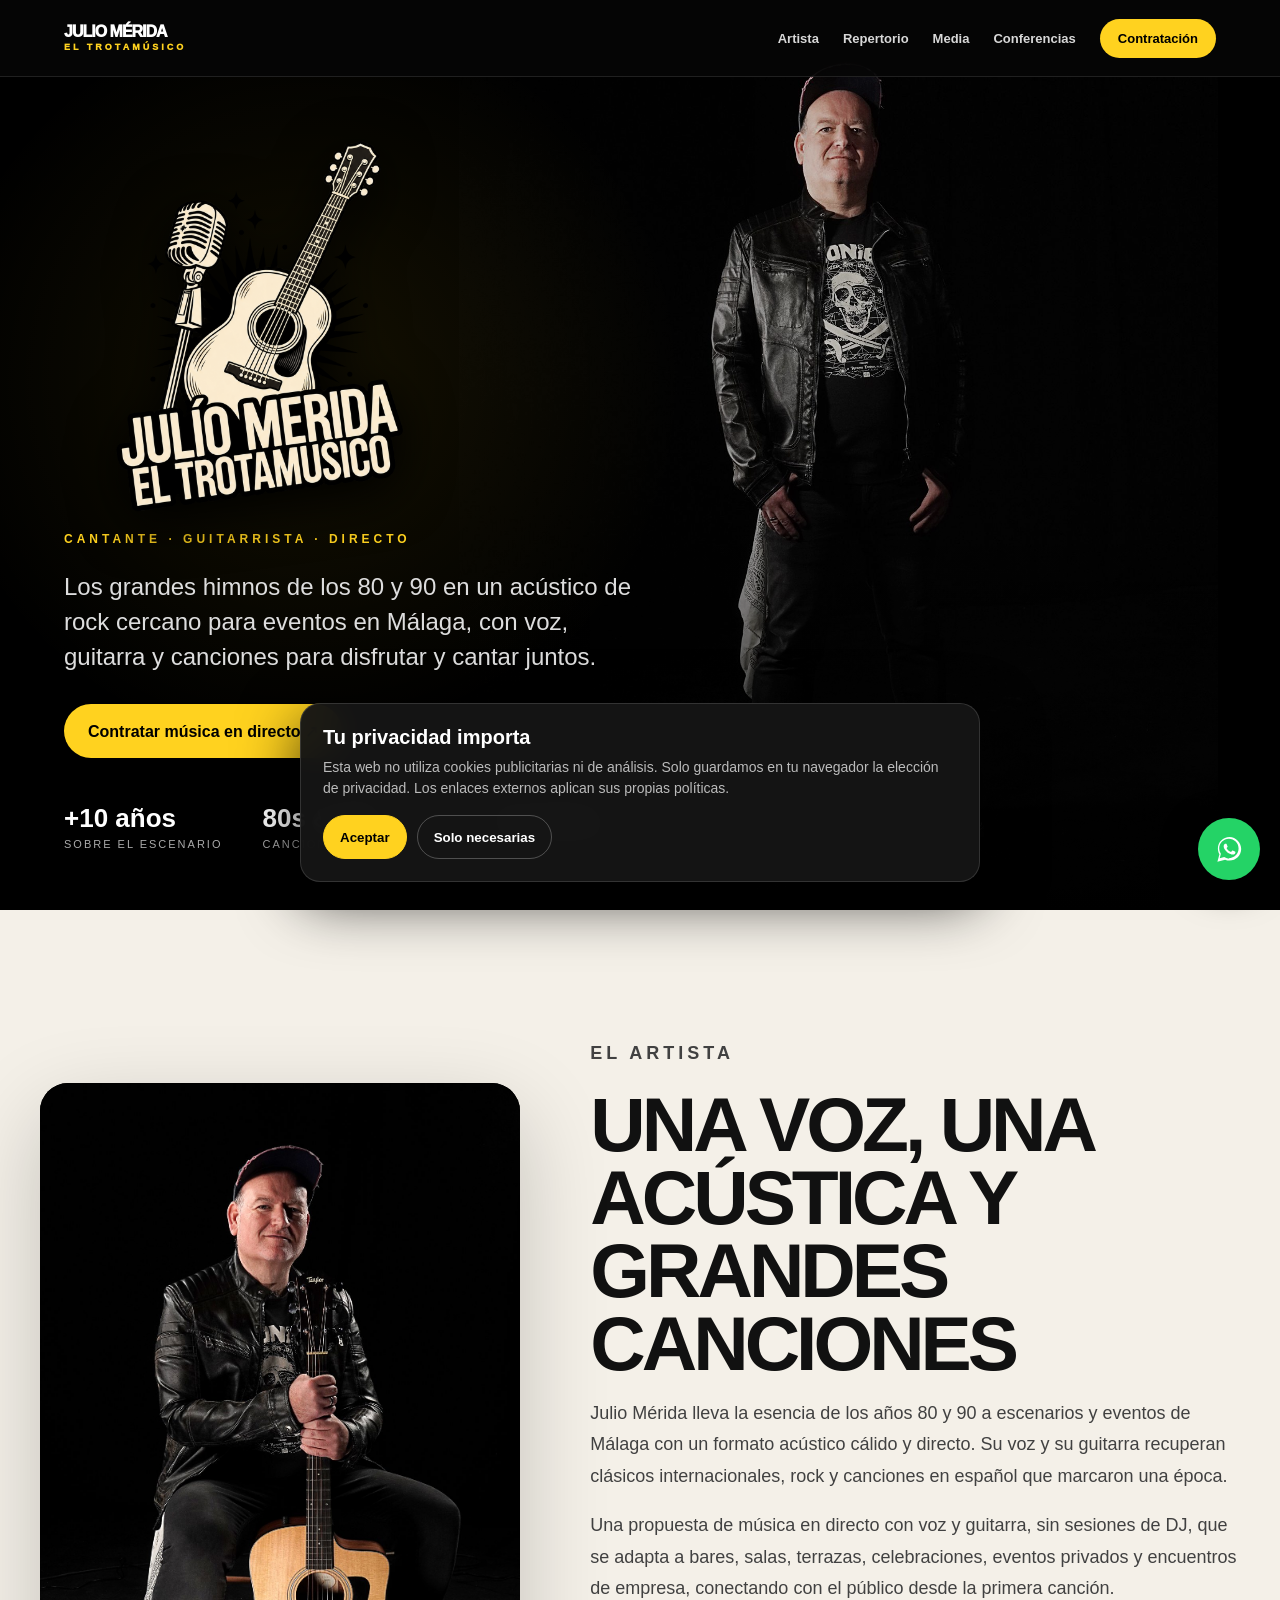
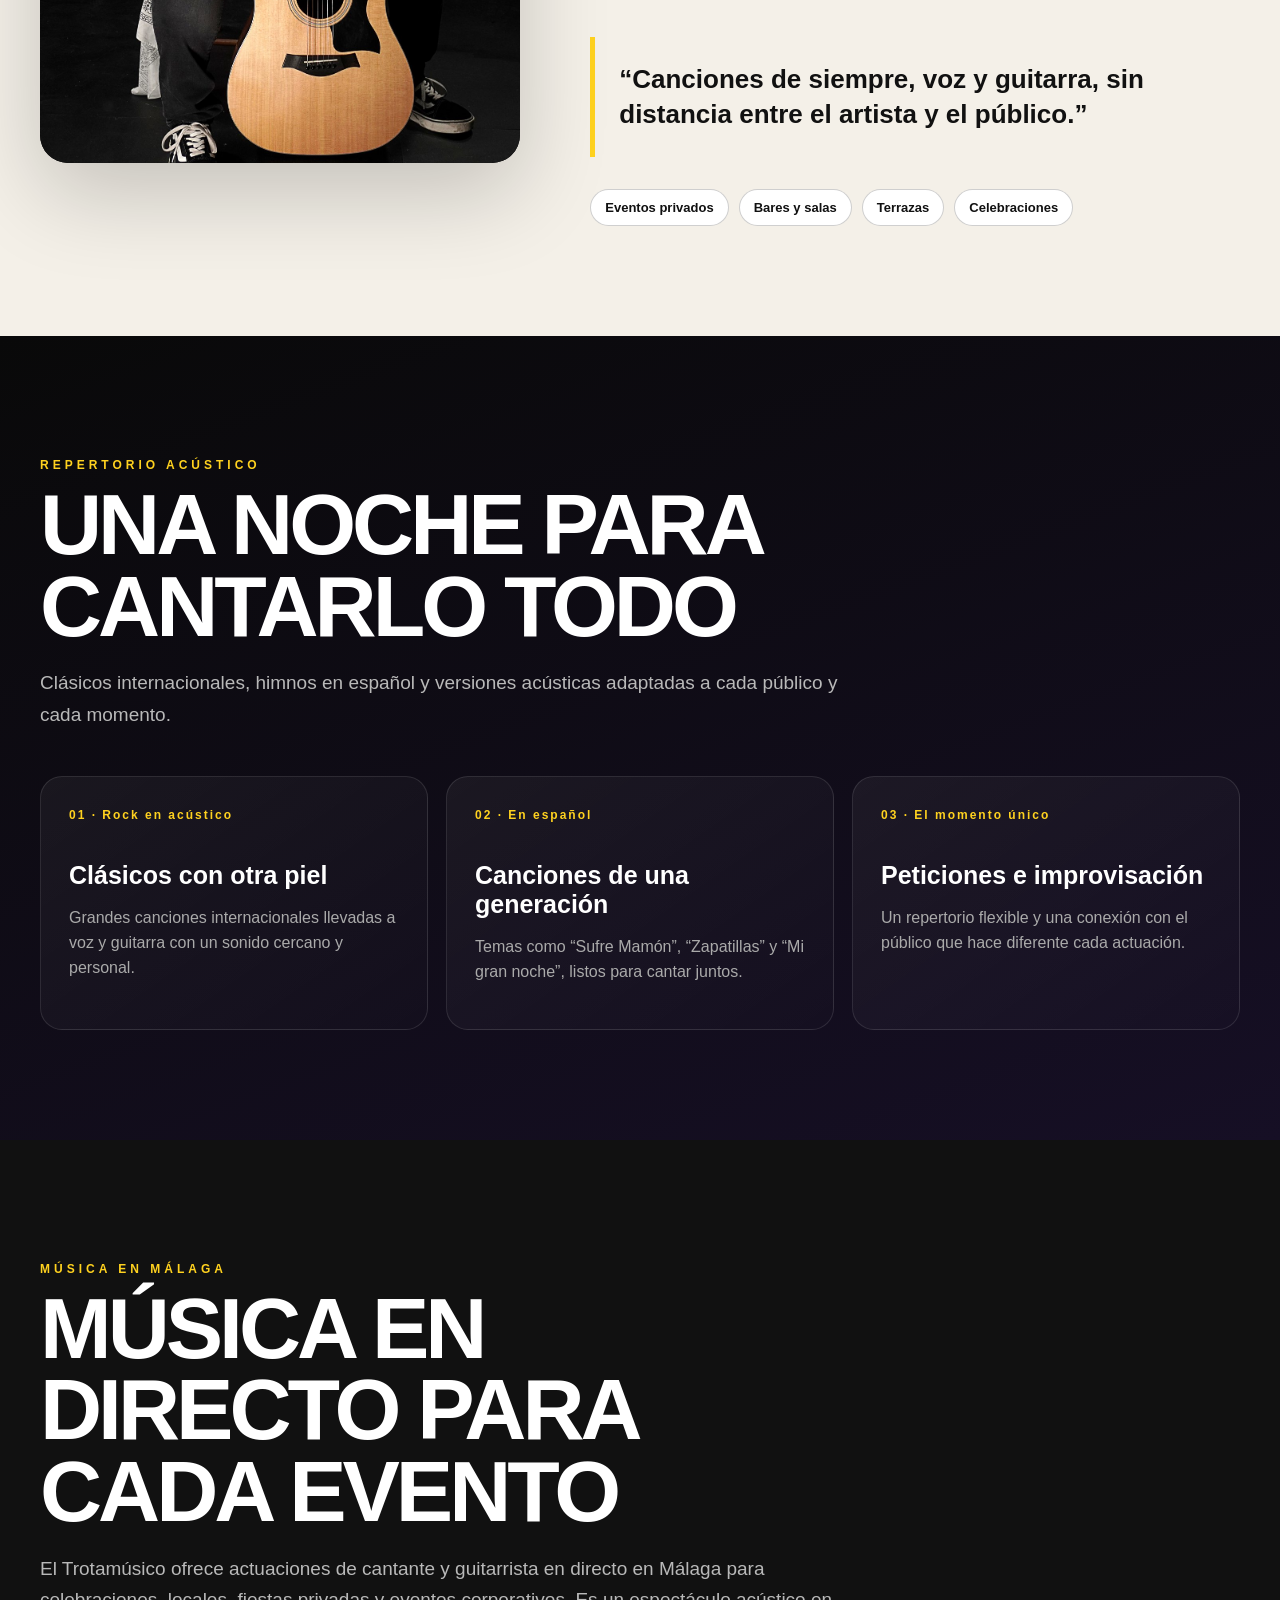
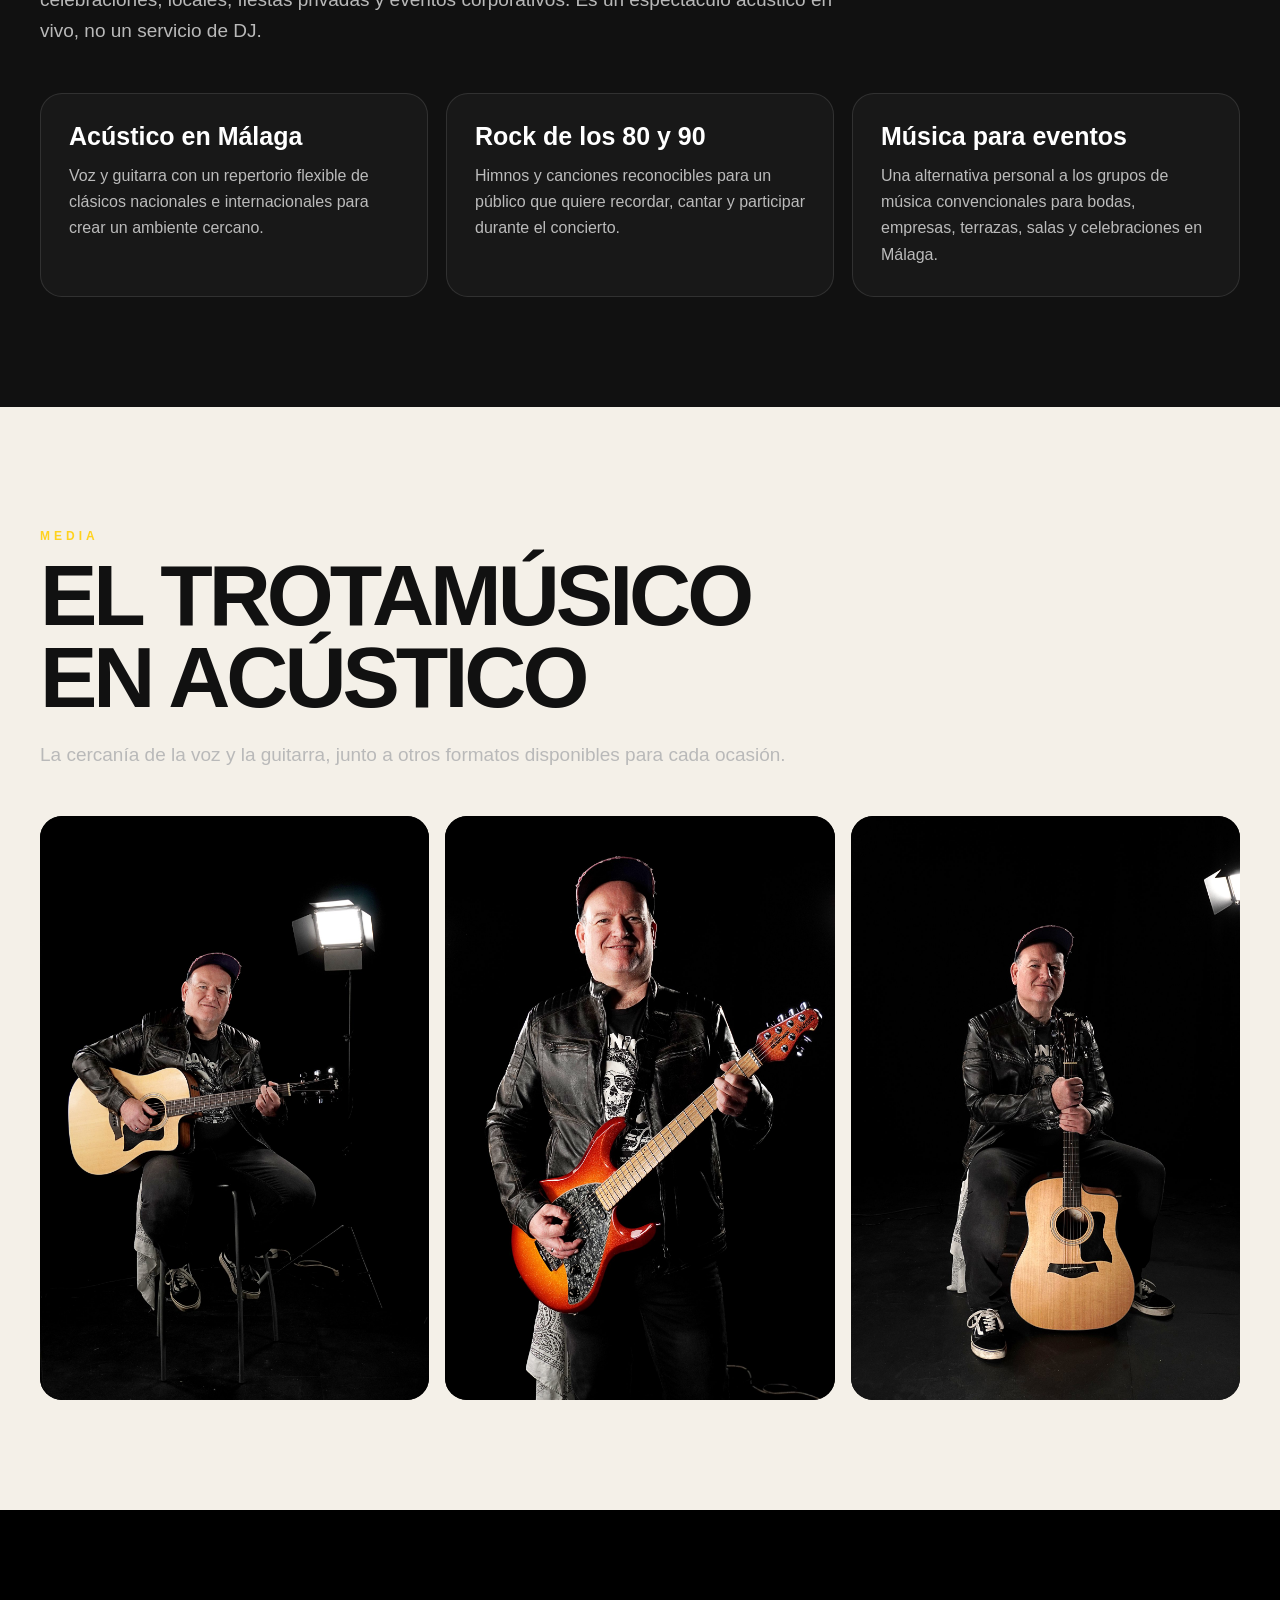
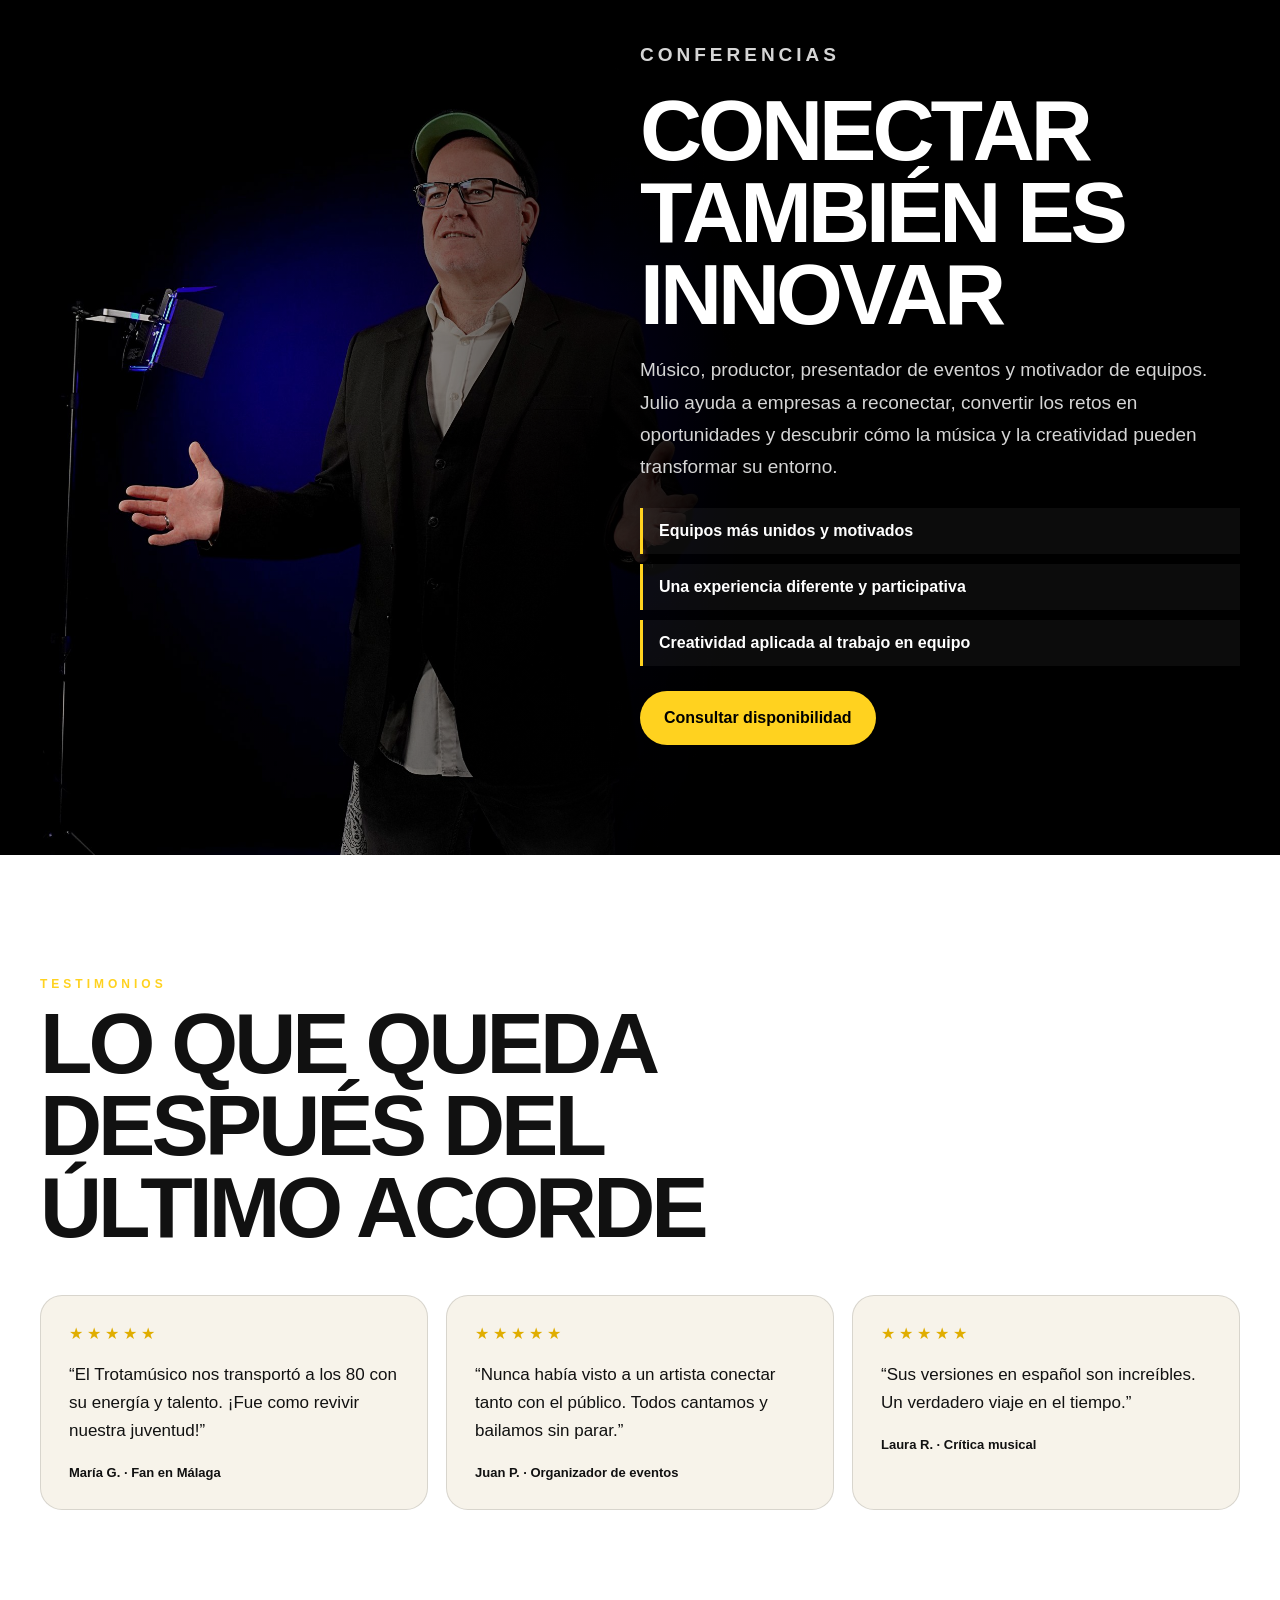
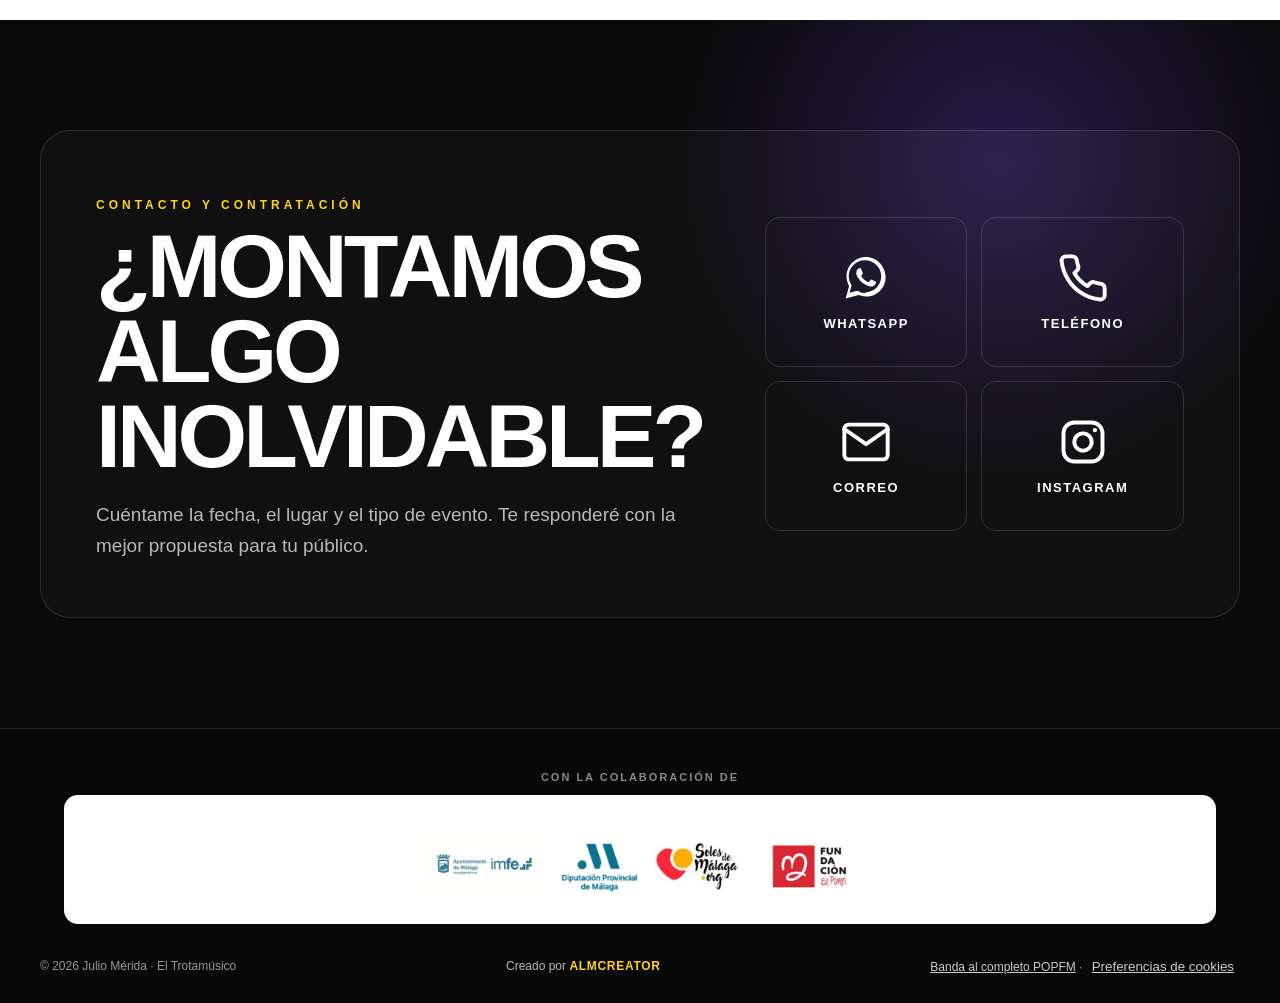
<file: index.html>
<!doctype html><html lang="es"><head><meta charset="utf-8"><meta name="viewport" content="width=device-width,initial-scale=1"><meta name="theme-color" content="#080808"><title>Música en directo y acústico en Málaga | El Trotamúsico</title><link rel="canonical" href="https://juliomerida.es/"><meta name="description" content="Música en directo para eventos en Málaga con Julio Mérida, cantante y guitarrista. Rock acústico, clásicos de los 80 y 90, celebraciones y empresas."><meta name="keywords" content="música en directo Málaga, grupos de música Málaga, música para eventos Málaga, acústico Málaga, rock Málaga, cantante Málaga, guitarrista Málaga, conciertos Málaga, eventos de empresa Málaga, música años 80 y 90"><meta name="author" content="Julio Mérida"><meta name="robots" content="index,follow,max-image-preview:large,max-snippet:-1,max-video-preview:-1"><meta name="geo.region" content="ES-MA"><meta name="geo.placename" content="Málaga"><meta property="og:locale" content="es_ES"><meta property="og:type" content="website"><meta property="og:site_name" content="El Trotamúsico"><meta property="og:url" content="https://juliomerida.es/"><meta property="og:image" content="https://juliomerida.es/assets/media-1.jpg"><meta property="og:image:alt" content="Julio Mérida, cantante y guitarrista en Málaga"><meta property="og:title" content="Música en directo y acústico en Málaga | El Trotamúsico"><meta property="og:description" content="Rock acústico, clásicos de los 80 y 90 y música en directo para eventos, celebraciones y empresas en Málaga."><meta name="twitter:card" content="summary_large_image"><meta name="twitter:title" content="El Trotamúsico | Música en directo en Málaga"><meta name="twitter:description" content="Acústico de rock y música para eventos en Málaga con Julio Mérida."><meta name="twitter:image" content="https://juliomerida.es/assets/media-1.jpg"><script type="application/ld+json">{"@context":"https://schema.org","@type":"Person","url":"https://juliomerida.es/","name":"Julio Mérida","alternateName":"El Trotamúsico","jobTitle":"Cantante y guitarrista de música en directo","hasOccupation":{"@type":"Occupation","name":"Cantante y guitarrista","occupationLocation":{"@type":"City","name":"Málaga"}},"disambiguatingDescription":"Julio Mérida es cantante y guitarrista de actuaciones musicales en directo; no es DJ ni ofrece sesiones de DJ.","description":"Cantante y guitarrista de música en directo y rock acústico para eventos en Málaga, con repertorio de clásicos de los años 80 y 90.","image":"https://juliomerida.es/assets/media-1.jpg","email":"hola@juliomerida.es","telephone":"+34600850620","address":{"@type":"PostalAddress","addressLocality":"Málaga","addressRegion":"Andalucía","addressCountry":"ES"},"areaServed":{"@type":"AdministrativeArea","name":"Málaga"},"sameAs":["https://www.instagram.com/julio.meridajimenez/"],"knowsAbout":["Música en directo","Rock acústico","Música de los años 80 y 90","Música para eventos","Conferencias para empresas"],"makesOffer":[{"@type":"Offer","itemOffered":{"@type":"Service","name":"Música acústica para eventos en Málaga","serviceType":"Actuación musical acústica en directo","areaServed":"Málaga"}},{"@type":"Offer","itemOffered":{"@type":"Service","name":"Rock en directo para celebraciones y empresas","serviceType":"Música en directo para eventos","areaServed":"Málaga"}}]}</script><link rel="icon" type="image/png" sizes="32x32" href="assets/favicon-32.png"><link rel="icon" type="image/png" sizes="192x192" href="assets/icon-192.png"><link rel="apple-touch-icon" sizes="180x180" href="assets/apple-touch-icon.png"><link rel="manifest" href="site.webmanifest"><link rel="stylesheet" href="modern.css"><link rel="stylesheet" href="modern-fixes.css?v=20261110-9"></head><body><a class="skip" href="#contenido">Saltar al contenido</a>
<header class="site-header"><div class="nav-wrap"><a class="brand" href="#inicio">Julio Mérida<small>El Trotamúsico</small></a><button class="menu-button" aria-label="Abrir menú" aria-expanded="false">☰</button><nav class="nav" aria-label="Navegación principal"><a href="#artista">Artista</a><a href="#repertorio">Repertorio</a><a href="#media">Media</a><a href="#conferencias">Conferencias</a><a class="nav-cta" href="https://wa.me/34600850620" target="_blank" rel="noopener noreferrer">Contratación</a></nav></div></header>
<main id="contenido"><section class="hero" id="inicio"><div class="hero-art" aria-hidden="true"></div><div class="hero-glow" aria-hidden="true"></div><div class="hero-content"><h1 class="sr-only">Música en directo y acústico de rock para eventos en Málaga</h1><img class="hero-logo" src="assets/logo-trotamusico-acustica.png" alt="Julio Mérida, El Trotamúsico, música en directo en Málaga"><p class="eyebrow">Cantante · Guitarrista · Directo</p><p class="lead">Los grandes himnos de los 80 y 90 en un acústico de rock cercano para eventos en Málaga, con voz, guitarra y canciones para disfrutar y cantar juntos.</p><div class="hero-actions"><a class="button button-primary" href="https://wa.me/34600850620" target="_blank" rel="noopener noreferrer">Contratar música en directo ↗</a></div><div class="hero-stats"><div class="hero-stat"><strong>+10 años</strong><span>sobre el escenario</span></div><div class="hero-stat"><strong>80s & 90s</strong><span>canciones inolvidables</span></div><div class="hero-stat"><strong>Acústico</strong><span>voz y guitarra</span></div></div></div></section>
<section class="section about" id="artista"><div class="shell about-grid"><div class="portrait-window reveal"><img src="assets/julio-portada-acustica.jpg" alt="Julio Mérida tocando la guitarra acústica en Málaga" loading="lazy"></div><div class="about-copy reveal"><p class="eyebrow">El artista</p><h2>Una voz, una acústica y grandes canciones</h2><p>Julio Mérida lleva la esencia de los años 80 y 90 a escenarios y eventos de Málaga con un formato acústico cálido y directo. Su voz y su guitarra recuperan clásicos internacionales, rock y canciones en español que marcaron una época.</p><p>Una propuesta de música en directo con voz y guitarra, sin sesiones de DJ, que se adapta a bares, salas, terrazas, celebraciones, eventos privados y encuentros de empresa, conectando con el público desde la primera canción.</p><blockquote class="quote">“Canciones de siempre, voz y guitarra, sin distancia entre el artista y el público.”</blockquote><div class="chips"><span class="chip">Eventos privados</span><span class="chip">Bares y salas</span><span class="chip">Terrazas</span><span class="chip">Celebraciones</span></div></div></div></section>
<section class="section highlights" id="repertorio"><div class="shell"><div class="section-head reveal"><p class="eyebrow">Repertorio acústico</p><h2>Una noche para cantarlo todo</h2><p class="section-intro">Clásicos internacionales, himnos en español y versiones acústicas adaptadas a cada público y cada momento.</p></div><div class="track-grid"><article class="track reveal"><span class="track-number">01 · Rock en acústico</span><h3>Clásicos con otra piel</h3><p>Grandes canciones internacionales llevadas a voz y guitarra con un sonido cercano y personal.</p></article><article class="track reveal"><span class="track-number">02 · En español</span><h3>Canciones de una generación</h3><p>Temas como “Sufre Mamón”, “Zapatillas” y “Mi gran noche”, listos para cantar juntos.</p></article><article class="track reveal"><span class="track-number">03 · El momento único</span><h3>Peticiones e improvisación</h3><p>Un repertorio flexible y una conexión con el público que hace diferente cada actuación.</p></article></div></div></section>
<section class="section local-music" aria-labelledby="musica-malaga"><div class="shell"><div class="section-head reveal"><p class="eyebrow">Música en Málaga</p><h2 id="musica-malaga">Música en directo para cada evento</h2><p class="section-intro">El Trotamúsico ofrece actuaciones de cantante y guitarrista en directo en Málaga para celebraciones, locales, fiestas privadas y eventos corporativos. Es un espectáculo acústico en vivo, no un servicio de DJ.</p></div><div class="local-grid"><article class="local-card reveal"><h3>Acústico en Málaga</h3><p>Voz y guitarra con un repertorio flexible de clásicos nacionales e internacionales para crear un ambiente cercano.</p></article><article class="local-card reveal"><h3>Rock de los 80 y 90</h3><p>Himnos y canciones reconocibles para un público que quiere recordar, cantar y participar durante el concierto.</p></article><article class="local-card reveal"><h3>Música para eventos</h3><p>Una alternativa personal a los grupos de música convencionales para bodas, empresas, terrazas, salas y celebraciones en Málaga.</p></article></div></div></section>
<section class="section gallery" id="media"><div class="shell"><div class="section-head reveal"><p class="eyebrow">Media</p><h2>El Trotamúsico en acústico</h2><p class="section-intro">La cercanía de la voz y la guitarra, junto a otros formatos disponibles para cada ocasión.</p></div><div class="gallery-grid reveal"><figure class="gallery-card"><img data-media-slot="1" src="assets/media-1.jpg" alt="Julio Mérida tocando la guitarra acústica" loading="lazy"></figure><figure class="gallery-card"><img data-media-slot="2" src="assets/media-2.jpg" alt="Retrato de Julio Mérida con guitarra eléctrica" loading="lazy"></figure><figure class="gallery-card"><img data-media-slot="3" src="assets/media-3.jpg" alt="Julio Mérida posando con guitarra acústica" loading="lazy"></figure></div></div></section>
<section class="section conference" id="conferencias"><div class="conference-image" aria-hidden="true"></div><div class="shell"><div class="conference-content reveal"><p class="eyebrow">Conferencias</p><h2>Conectar también es innovar</h2><p>Músico, productor, presentador de eventos y motivador de equipos. Julio ayuda a empresas a reconectar, convertir los retos en oportunidades y descubrir cómo la música y la creatividad pueden transformar su entorno.</p><div class="benefits"><div class="benefit">Equipos más unidos y motivados</div><div class="benefit">Una experiencia diferente y participativa</div><div class="benefit">Creatividad aplicada al trabajo en equipo</div></div><a class="button button-primary" href="https://wa.me/34600850620" target="_blank" rel="noopener noreferrer">Consultar disponibilidad</a></div></div></section>
<section class="section testimonials"><div class="shell"><div class="section-head reveal"><p class="eyebrow">Testimonios</p><h2>Lo que queda después del último acorde</h2></div><div class="testimonial-grid"><article class="testimonial reveal"><div class="stars">★★★★★</div><blockquote>“El Trotamúsico nos transportó a los 80 con su energía y talento. ¡Fue como revivir nuestra juventud!”</blockquote><cite>María G. · Fan en Málaga</cite></article><article class="testimonial reveal"><div class="stars">★★★★★</div><blockquote>“Nunca había visto a un artista conectar tanto con el público. Todos cantamos y bailamos sin parar.”</blockquote><cite>Juan P. · Organizador de eventos</cite></article><article class="testimonial reveal"><div class="stars">★★★★★</div><blockquote>“Sus versiones en español son increíbles. Un verdadero viaje en el tiempo.”</blockquote><cite>Laura R. · Crítica musical</cite></article></div></div></section>
<section class="section contact" id="contacto"><div class="shell"><div class="contact-card reveal"><div><p class="eyebrow">Contacto y contratación</p><h2>¿Montamos algo inolvidable?</h2><p class="section-intro">Cuéntame la fecha, el lugar y el tipo de evento. Te responderé con la mejor propuesta para tu público.</p></div><div class="contact-links contact-icons"><a class="contact-link contact-icon contact-whatsapp" href="https://wa.me/34600850620" aria-label="Contactar por WhatsApp" target="_blank" rel="noopener noreferrer"><svg viewBox="0 0 32 32" aria-hidden="true"><path d="M16.04 3C9.41 3 4.02 8.35 4.02 14.94c0 2.1.55 4.16 1.59 5.96L3.5 28.6l7.92-2.07a12.08 12.08 0 0 0 4.62.92h.01c6.62 0 12.01-5.36 12.01-11.95C28.06 8.89 22.67 3 16.04 3Zm0 22.43h-.01a9.96 9.96 0 0 1-5.08-1.38l-.36-.21-4.7 1.23 1.25-4.56-.24-.37a9.9 9.9 0 0 1-1.53-5.2c0-5.47 4.48-9.92 10-9.92 5.51 0 10 4.45 10 9.92 0 5.48-4.49 9.93-10 9.93Zm5.48-7.44c-.3-.15-1.78-.87-2.06-.97-.27-.1-.47-.15-.67.15-.2.3-.77.97-.94 1.17-.17.2-.35.22-.65.07-.3-.15-1.26-.46-2.4-1.47a8.92 8.92 0 0 1-1.66-2.05c-.17-.3-.02-.46.13-.61.14-.13.3-.35.45-.52.15-.17.2-.3.3-.5.1-.2.05-.37-.02-.52-.08-.15-.67-1.61-.92-2.2-.24-.58-.49-.5-.67-.51h-.57c-.2 0-.52.07-.8.37-.27.3-1.04 1.02-1.04 2.48s1.07 2.87 1.22 3.07c.15.2 2.1 3.19 5.08 4.47.71.3 1.27.49 1.7.63.71.22 1.36.19 1.87.12.57-.08 1.78-.72 2.03-1.42.25-.7.25-1.3.17-1.42-.07-.12-.27-.2-.57-.35Z"/></svg><span>WhatsApp</span></a><a class="contact-link contact-icon" href="tel:+34600850620" aria-label="Llamar al 600 85 06 20"><svg viewBox="0 0 24 24" aria-hidden="true"><path d="M22 16.92v3a2 2 0 0 1-2.18 2 19.79 19.79 0 0 1-8.63-3.07 19.5 19.5 0 0 1-6-6A19.79 19.79 0 0 1 2.12 4.18 2 2 0 0 1 4.11 2h3a2 2 0 0 1 2 1.72c.12.9.33 1.78.62 2.63a2 2 0 0 1-.45 2.11L8 9.73a16 16 0 0 0 6 6l1.27-1.27a2 2 0 0 1 2.11-.45c.85.29 1.73.5 2.63.62A2 2 0 0 1 22 16.92Z"/></svg><span>Teléfono</span></a><a class="contact-link contact-icon" href="mailto:hola@juliomerida.es" aria-label="Enviar correo a hola@juliomerida.es"><svg viewBox="0 0 24 24" aria-hidden="true"><path d="M4 4h16a2 2 0 0 1 2 2v12a2 2 0 0 1-2 2H4a2 2 0 0 1-2-2V6a2 2 0 0 1 2-2Z"/><path d="m22 6-10 7L2 6"/></svg><span>Correo</span></a><a class="contact-link contact-icon contact-instagram" href="https://www.instagram.com/julio.meridajimenez/" aria-label="Visitar Instagram de Julio Mérida" target="_blank" rel="noopener noreferrer"><svg viewBox="0 0 24 24" aria-hidden="true"><rect x="3" y="3" width="18" height="18" rx="5"/><circle cx="12" cy="12" r="4"/><circle cx="17.5" cy="6.5" r="1" class="icon-fill"/></svg><span>Instagram</span></a></div></div></div></section></main>
<footer class="footer"><div class="footer-sponsors"><p>Con la colaboración de</p><div class="sponsor-strip"><img src="assets/footer-colaboradores.png" alt="Ayuntamiento de Málaga, IMFE, Diputación Provincial de Málaga, Sabor a Málaga y Fundación El Pimpi"></div></div><div class="footer-inner"><span>© <span id="year"></span> Julio Mérida · El Trotamúsico</span><span class="footer-credit">Creado por <strong>ALMCREATOR</strong></span><span><a href="http://popfm.band/" target="_blank" rel="noopener noreferrer">Banda al completo POPFM</a> · <button class="privacy-button">Preferencias de cookies</button></span></div></footer><a class="whatsapp-float" href="https://wa.me/34600850620" aria-label="Hablar por WhatsApp" target="_blank" rel="noopener noreferrer"><svg viewBox="0 0 32 32" aria-hidden="true"><path fill="currentColor" d="M16.04 3C9.41 3 4.02 8.35 4.02 14.94c0 2.1.55 4.16 1.59 5.96L3.5 28.6l7.92-2.07a12.08 12.08 0 0 0 4.62.92h.01c6.62 0 12.01-5.36 12.01-11.95C28.06 8.89 22.67 3 16.04 3Zm0 22.43h-.01a9.96 9.96 0 0 1-5.08-1.38l-.36-.21-4.7 1.23 1.25-4.56-.24-.37a9.9 9.9 0 0 1-1.53-5.2c0-5.47 4.48-9.92 10-9.92 5.51 0 10 4.45 10 9.92 0 5.48-4.49 9.93-10 9.93Zm5.48-7.44c-.3-.15-1.78-.87-2.06-.97-.27-.1-.47-.15-.67.15-.2.3-.77.97-.94 1.17-.17.2-.35.22-.65.07-.3-.15-1.26-.46-2.4-1.47a8.92 8.92 0 0 1-1.66-2.05c-.17-.3-.02-.46.13-.61.14-.13.3-.35.45-.52.15-.17.2-.3.3-.5.1-.2.05-.37-.02-.52-.08-.15-.67-1.61-.92-2.2-.24-.58-.49-.5-.67-.51h-.57c-.2 0-.52.07-.8.37-.27.3-1.04 1.02-1.04 2.48s1.07 2.87 1.22 3.07c.15.2 2.1 3.19 5.08 4.47.71.3 1.27.49 1.7.63.71.22 1.36.19 1.87.12.57-.08 1.78-.72 2.03-1.42.25-.7.25-1.3.17-1.42-.07-.12-.27-.2-.57-.35Z"/></svg></a>
<aside class="cookie" id="cookies" hidden aria-label="Preferencias de cookies"><h2>Tu privacidad importa</h2><p>Esta web no utiliza cookies publicitarias ni de análisis. Solo guardamos en tu navegador la elección de privacidad. Los enlaces externos aplican sus propias políticas.</p><div class="cookie-actions"><button class="accept" data-choice="accepted">Aceptar</button><button data-choice="necessary">Solo necesarias</button></div></aside><script src="supabase-config.js"></script><script src="media-loader.js"></script><script src="modern.js?v=20261110-1"></script></body></html>
</file>
<file: modern.css>
:root{--ink:#080808;--paper:#f4f0e8;--yellow:#ffd21f;--pink:#ed1e79;--violet:#6b42d9;--green:#24d366;--muted:#a5a5a5;--max:1200px}*{box-sizing:border-box}html{scroll-behavior:smooth;scroll-padding-top:86px}body{margin:0;background:var(--ink);color:#fff;font-family:Inter,Arial,Helvetica,sans-serif;overflow-x:hidden}body.locked{overflow:hidden}a{color:inherit}.skip{position:fixed;top:-100px;left:12px;z-index:200;background:#fff;color:#000;padding:12px 18px}.skip:focus{top:12px}.site-header{position:fixed;inset:0 0 auto;z-index:80;background:#070707d9;border-bottom:1px solid #ffffff1c;backdrop-filter:blur(18px)}.nav-wrap{max-width:var(--max);height:76px;margin:auto;padding:0 24px;display:flex;align-items:center;gap:30px}.brand{text-decoration:none;font-weight:950;text-transform:uppercase;line-height:.82;letter-spacing:-1px}.brand small{display:block;color:var(--yellow);font-size:9px;letter-spacing:3px;margin-top:6px}.nav{display:flex;align-items:center;gap:24px;margin-left:auto}.nav a{text-decoration:none;color:#d8d8d8;font-size:13px;font-weight:750}.nav a:hover,.nav a:focus-visible{color:var(--yellow)}.nav-cta,.button{display:inline-flex;align-items:center;justify-content:center;gap:9px;border:0;border-radius:999px;text-decoration:none;font-weight:900;cursor:pointer}.nav-cta{padding:12px 18px;background:var(--yellow);color:#000!important}.menu-button{display:none;margin-left:auto;border:1px solid #ffffff55;border-radius:50%;width:45px;height:45px;background:none;color:#fff;font-size:20px}.hero{min-height:100svh;position:relative;isolation:isolate;display:grid;align-items:end;overflow:hidden;background:#000}.hero-art{position:absolute;inset:0;z-index:-2;background:url('assets/original-1.png') center/cover no-repeat}.hero-art:after{content:"";position:absolute;inset:0;background:linear-gradient(90deg,#000 0%,#0008 40%,#0000 66%),linear-gradient(0deg,#000 0%,#0000 43%)}.hero-glow{position:absolute;inset:0;z-index:-1;background:radial-gradient(circle at 55% 33%,#ec2b7038,transparent 30%),radial-gradient(circle at 76% 30%,#6b42d938,transparent 30%)}.hero-content{width:min(100%,var(--max));margin:auto;padding:160px 24px 70px}.eyebrow{color:var(--yellow);font-size:12px;letter-spacing:4px;font-weight:900;text-transform:uppercase}.hero h1{max-width:750px;margin:18px 0 16px;font-size:clamp(56px,8vw,118px);line-height:.84;letter-spacing:-6px;text-transform:uppercase}.hero h1 span{display:block;color:transparent;-webkit-text-stroke:2px white}.lead{max-width:570px;font-size:clamp(18px,2vw,24px);line-height:1.45;color:#ddd}.hero-actions{display:flex;flex-wrap:wrap;gap:12px;margin-top:30px}.button{min-height:54px;padding:0 24px}.button-primary{background:var(--yellow);color:#000}.button-secondary{border:1px solid #ffffff55;background:#0d0d0dbd;color:#fff}.hero-stats{display:flex;flex-wrap:wrap;gap:16px 40px;margin-top:45px}.hero-stat strong{display:block;font-size:26px}.hero-stat span{font-size:11px;color:#aaa;letter-spacing:2px;text-transform:uppercase}.section{padding:110px 24px}.shell{max-width:var(--max);margin:auto}.section-head{max-width:800px;margin-bottom:46px}.section-head .eyebrow{margin-bottom:12px}.section h2{margin:0;font-size:clamp(44px,7vw,86px);line-height:.95;letter-spacing:-4px;text-transform:uppercase}.section-intro{margin:20px 0 0;color:#b9b9b9;font-size:19px;line-height:1.65}.about{background:var(--paper);color:#111}.about-grid{display:grid;grid-template-columns:.85fr 1.15fr;gap:70px;align-items:center}.portrait-window{position:relative;height:680px;overflow:hidden;border-radius:28px;background:#000;box-shadow:0 30px 90px #0003}.portrait-window img{position:absolute;height:100%;width:auto;max-width:none;left:-4%;top:0}.portrait-window:after{content:"";position:absolute;inset:auto 18px 18px;background:#000;color:#fff;border-radius:14px;padding:17px 20px}.about-copy h2{font-size:clamp(45px,6vw,78px)}.about-copy p{font-size:18px;line-height:1.75;color:#414141}.quote{margin:32px 0;padding:25px 0 25px 24px;border-left:5px solid var(--yellow);font-size:26px;line-height:1.35;font-weight:900}.chips{display:flex;flex-wrap:wrap;gap:10px;margin-top:25px}.chip{padding:10px 14px;border:1px solid #1113;border-radius:999px;background:#fff;font-size:13px;font-weight:800}.highlights{background:linear-gradient(160deg,#090909,#160f25)}.track-grid{display:grid;grid-template-columns:repeat(3,1fr);gap:18px}.track{min-height:230px;padding:28px;border:1px solid #ffffff1c;border-radius:22px;background:linear-gradient(145deg,#ffffff0d,#ffffff03);transition:.25s transform,.25s border-color}.track:hover{transform:translateY(-5px);border-color:var(--yellow)}.track-number{color:var(--yellow);font-size:12px;font-weight:900;letter-spacing:2px}.track h3{margin:38px 0 12px;font-size:25px}.track p{color:#aaa;line-height:1.55}.services{background:#fff;color:#111}.service-grid{display:grid;grid-template-columns:repeat(3,1fr);gap:18px}.service{position:relative;min-height:410px;padding:30px;overflow:hidden;border-radius:24px;background:#111;color:#fff;display:flex;flex-direction:column;justify-content:flex-end}.service:before{content:"";position:absolute;inset:0;background:var(--bg) center/cover no-repeat;opacity:.48;transition:.4s transform,.4s opacity}.service:after{content:"";position:absolute;inset:0;background:linear-gradient(0deg,#000 5%,transparent 85%)}.service:hover:before{transform:scale(1.04);opacity:.62}.service>*{position:relative;z-index:1}.service .tag{color:var(--yellow);font-size:11px;font-weight:900;letter-spacing:2px}.service h3{font-size:30px;margin:10px 0}.service p{color:#ddd;line-height:1.55}.gallery{background:var(--paper);color:#111}.gallery-grid{display:grid;grid-template-columns:1.15fr .85fr;grid-template-rows:280px 280px;gap:16px}.gallery-card{position:relative;overflow:hidden;border:0;border-radius:22px;background:#111;cursor:pointer;padding:0}.gallery-card:first-child{grid-row:1/3}.gallery-card img{width:100%;height:100%;object-fit:cover;transition:.45s transform}.gallery-card:hover img{transform:scale(1.035)}.gallery-card span{position:absolute;inset:auto 16px 16px;background:#000c;color:#fff;border-radius:999px;padding:9px 13px;font-size:12px;font-weight:800}.conference{position:relative;min-height:780px;display:grid;align-items:center;background:#000;overflow:hidden}.conference-image{position:absolute;inset:0;background:url('assets/original-5.png') left center/cover no-repeat}.conference-image:after{content:"";position:absolute;inset:0;background:linear-gradient(90deg,#0002 20%,#000 58%)}.conference-content{position:relative;z-index:1;width:50%;margin-left:auto}.conference-content p{font-size:19px;line-height:1.7;color:#d5d5d5}.benefits{display:grid;gap:10px;margin:25px 0}.benefit{padding:14px 16px;border-left:3px solid var(--yellow);background:#ffffff0c;font-weight:800}.testimonials{background:#fff;color:#111}.testimonial-grid{display:grid;grid-template-columns:repeat(3,1fr);gap:18px}.testimonial{padding:28px;border:1px solid #1112;border-radius:22px;background:#f7f3ea}.stars{color:#e0ad00;letter-spacing:4px}.testimonial blockquote{margin:18px 0;line-height:1.65;font-size:17px}.testimonial cite{font-style:normal;font-size:13px;font-weight:900}.contact{background:radial-gradient(circle at 78% 20%,#6b42d950,transparent 28%),#090909}.contact-card{display:grid;grid-template-columns:1.2fr .8fr;gap:40px;padding:55px;border:1px solid #ffffff20;border-radius:30px;background:#ffffff08}.contact-card h2{font-size:clamp(48px,7vw,92px)}.contact-links{display:grid;gap:13px;align-content:center}.contact-link{padding:18px 20px;border:1px solid #ffffff25;border-radius:15px;text-decoration:none;font-weight:800;transition:.2s}.contact-link:hover{background:#fff;color:#000}.contact-link small{display:block;color:#999;margin-bottom:5px;text-transform:uppercase;letter-spacing:2px}.footer{padding:28px 24px;border-top:1px solid #ffffff1b}.footer-inner{max-width:var(--max);margin:auto;display:flex;align-items:center;justify-content:space-between;gap:20px;color:#999;font-size:12px}.footer a,.privacy-button{color:#ccc;background:none;border:0;text-decoration:underline;cursor:pointer}.whatsapp-float{position:fixed;right:20px;bottom:20px;z-index:65;width:62px;height:62px;display:grid;place-items:center;border-radius:50%;background:var(--green);color:#fff;text-decoration:none;font-size:27px;box-shadow:0 10px 35px #0008}.cookie{position:fixed;z-index:120;left:50%;bottom:18px;transform:translateX(-50%);width:min(calc(100% - 28px),680px);padding:22px;border:1px solid #ffffff22;border-radius:20px;background:#151515f7;box-shadow:0 18px 60px #000b;backdrop-filter:blur(16px)}.cookie h2{font-size:20px;letter-spacing:0;text-transform:none;margin:0 0 8px}.cookie p{margin:0;color:#bbb;font-size:14px;line-height:1.5}.cookie-actions{display:flex;gap:10px;margin-top:16px}.cookie button{min-height:44px;padding:0 16px;border-radius:999px;border:1px solid #ffffff40;background:transparent;color:#fff;font-weight:800}.cookie .accept{background:var(--yellow);color:#000;border-color:var(--yellow)}dialog{width:min(92vw,1000px);border:0;border-radius:24px;padding:0;background:#111;color:#fff;box-shadow:0 30px 100px #000}dialog::backdrop{background:#000d}dialog img{display:block;width:100%;max-height:75vh;object-fit:contain}.dialog-close{position:absolute;top:14px;right:14px;width:45px;height:45px;border:0;border-radius:50%;background:#000d;color:#fff;font-size:22px}.reveal{opacity:0;transform:translateY(28px);transition:.7s opacity,.7s transform}.reveal.visible{opacity:1;transform:none}[hidden]{display:none!important}@media(max-width:900px){.nav{position:fixed;inset:76px 0 auto;display:none;flex-direction:column;align-items:stretch;padding:20px 24px 28px;background:#080808f8;border-bottom:1px solid #ffffff20}.nav.open{display:flex}.nav a{padding:9px 0;font-size:15px}.menu-button{display:block}.about-grid,.contact-card{grid-template-columns:1fr}.portrait-window{height:580px}.track-grid,.service-grid,.testimonial-grid{grid-template-columns:1fr 1fr}.service:last-child{grid-column:1/-1}.conference-image{background-position:22% center;opacity:.55}.conference-image:after{background:#0008}.conference-content{width:100%;margin:0}.gallery-grid{grid-template-columns:1fr 1fr}.contact-card{padding:35px}}@media(max-width:620px){html{scroll-padding-top:70px}.nav-wrap{height:68px;padding:0 16px}.nav{inset:68px 0 auto}.hero{min-height:850px}.hero-art{background-size:auto 100%;background-position:54% center}.hero-art:after{background:linear-gradient(0deg,#000 0%,#0008 55%,#0002 100%)}.hero-content{padding:120px 18px 52px;align-self:end}.hero h1{font-size:58px;letter-spacing:-4px}.lead{font-size:17px;max-width:320px}.hero-stats{gap:16px 25px}.section{padding:75px 18px}.section h2{font-size:46px;letter-spacing:-2.5px}.section-intro{font-size:17px}.about-grid{gap:38px}.portrait-window{height:520px}.portrait-window img{left:-38%}.about-copy p{font-size:16px}.quote{font-size:21px}.track-grid,.service-grid,.testimonial-grid{grid-template-columns:1fr}.service:last-child{grid-column:auto}.gallery-grid{display:grid;grid-template-columns:1fr;grid-template-rows:360px 240px 240px}.gallery-card:first-child{grid-row:auto}.conference{min-height:auto}.conference-image{background-position:12% center}.conference-content{padding-top:290px}.contact-card{padding:25px 20px}.contact-card h2{font-size:49px}.footer-inner{flex-direction:column;align-items:flex-start}.cookie-actions{display:grid;grid-template-columns:1fr 1fr}.cookie button{padding:0 8px}.whatsapp-float{width:56px;height:56px;right:14px;bottom:14px}}
</file>
<file: modern-fixes.css>
html{overflow-x:hidden}body{max-width:100vw}.contact-link{min-width:0;overflow-wrap:anywhere}
.sr-only{position:absolute!important;width:1px!important;height:1px!important;padding:0!important;margin:-1px!important;overflow:hidden!important;clip:rect(0,0,0,0)!important;white-space:nowrap!important;border:0!important}.local-music{background:#111;color:#fff}.local-grid{display:grid;grid-template-columns:repeat(3,minmax(0,1fr));gap:18px}.local-card{padding:28px;border:1px solid #ffffff1c;border-radius:22px;background:#ffffff08}.local-card h3{margin:0 0 12px;font-size:25px}.local-card p{margin:0;color:#bbb;line-height:1.65}@media(max-width:760px){.local-grid{grid-template-columns:1fr}.local-card{padding:24px}}
.brand-logo{display:flex;align-items:center;height:68px;width:96px}.brand-logo img{display:block;width:100%;height:100%;object-fit:contain}.hero-art{background-image:url('assets/julio-portada.jpg');background-position:center 20%}.hero-art:after{background:linear-gradient(90deg,#000 0%,#000b 34%,#0002 65%),linear-gradient(0deg,#000 0%,#0000 48%)}.hero-glow{background:radial-gradient(circle at 24% 42%,#ffd21f16,transparent 34%)}.hero-content{padding-top:132px;padding-bottom:58px}.hero-logo{display:block;width:min(440px,48vw);max-height:390px;object-fit:contain;object-position:left center;margin:0 0 10px;filter:drop-shadow(0 12px 26px #000)}.hero .eyebrow{margin-top:0}
@media(max-width:620px){.brand-logo{height:60px;width:78px}.hero-art{background-size:auto 100%;background-position:left center}.hero-art:after{background:linear-gradient(0deg,#000 0%,#000b 52%,#0002 100%)}.hero-content{padding-top:102px}.hero-logo{width:min(68vw,270px);max-height:270px;margin:0 0 6px}}
.hero-art{background-image:url('assets/julio-portada-guitarra.jpg');background-position:center 24%}
@media(max-width:620px){.hero-art{background-position:left center}}
.hero-art{background-image:url('assets/julio-portada.jpg');background-position:center 20%}.portrait-window img{left:0;width:100%;height:100%;object-fit:cover;object-position:center 28%}
@media(max-width:620px){.hero-art{background-position:left center}.portrait-window img{left:0;object-position:center 24%}}
.service-grid{grid-template-columns:repeat(2,1fr)}.conference-image{background-image:url('assets/julio-conferencia.jpg');background-position:center 30%}
@media(max-width:620px){.service-grid{grid-template-columns:1fr}.conference-image{background-position:center 24%}}
.footer{padding-top:42px}.footer-sponsors{max-width:900px;margin:0 auto 34px;text-align:center}.footer-sponsors p{margin:0 0 12px;color:#888;font-size:11px;font-weight:800;letter-spacing:2px;text-transform:uppercase}.sponsor-strip{padding:12px 18px;border-radius:14px;background:#fff}.sponsor-strip img{display:block;width:100%;height:auto;max-height:105px;object-fit:contain}.footer-credit{color:#bbb}.footer-credit strong{color:var(--yellow);letter-spacing:.7px}.footer-inner{flex-wrap:wrap}
@media(max-width:620px){.footer{padding:34px 18px 25px}.footer-sponsors{margin-bottom:28px}.sponsor-strip{padding:9px}.footer-inner{align-items:center;text-align:center}.footer-credit{order:3}}
.portrait-window:after{display:none}.portrait-window img{transform:scale(1.22);transform-origin:center 54%;object-position:center 42%}
@media(max-width:620px){.portrait-window img{transform:scale(1.2);transform-origin:center 52%;object-position:center 40%}}
.footer-sponsors{width:min(100%,var(--max));max-width:var(--max);padding:0 24px}.sponsor-strip{width:100%;overflow:hidden}.sponsor-strip img{width:100%;max-width:100%}
@media(max-width:620px){.footer-sponsors{width:100%;padding:0}.sponsor-strip{border-radius:10px;padding:7px 9px}.sponsor-strip img{max-height:none}}
.whatsapp-float svg{display:block;width:31px;height:31px}
.gallery-card{margin:0;cursor:default}.gallery-card:hover img{transform:none}
.gallery-grid{grid-template-columns:repeat(3,minmax(0,1fr));grid-template-rows:auto;align-items:start}.gallery-card,.gallery-card:first-child{grid-row:auto;aspect-ratio:2/3;background:#000}.gallery-card img{width:100%;height:100%;object-fit:contain;object-position:center}
@media(max-width:900px){.gallery-grid{grid-template-columns:repeat(3,minmax(0,1fr));grid-template-rows:auto}}
@media(max-width:620px){.gallery-grid{grid-template-columns:1fr;grid-template-rows:auto;gap:18px}.gallery-card,.gallery-card:first-child{grid-row:auto;aspect-ratio:2/3}}
.hero-art{background-size:auto 125%;background-position:88% center}
.conference-image{background-size:auto 118%;background-position:8% center;background-repeat:no-repeat}
.contact-icons{grid-template-columns:repeat(2,minmax(0,1fr));gap:14px}.contact-icon{min-height:150px;display:flex;flex-direction:column;align-items:center;justify-content:center;gap:12px;text-align:center}.contact-icon svg{width:52px;height:52px;fill:none;stroke:currentColor;stroke-width:1.8;stroke-linecap:round;stroke-linejoin:round}.contact-icon span{font-size:13px;letter-spacing:1.5px;text-transform:uppercase}.contact-whatsapp svg{fill:currentColor;stroke:none}.contact-instagram .icon-fill{fill:currentColor;stroke:none}.contact-whatsapp:hover{background:#25d366;color:#fff}.contact-instagram:hover{background:#c13584;color:#fff}
@media(max-width:900px){.conference-image{background-size:auto 112%;background-position:center 42%}}
@media(max-width:620px){.hero-art{background-size:auto 100%;background-position:calc(100% + 110px) center}.conference-image{background-size:auto 150%;background-position:center 52%;opacity:.66}.contact-icons{grid-template-columns:repeat(2,minmax(0,1fr));gap:10px}.contact-icon{min-height:118px;padding:16px 8px}.contact-icon svg{width:43px;height:43px}.contact-icon span{font-size:11px}}
@media(max-width:620px){.hero{min-height:100svh;align-items:center;background:#000}.hero-art,.hero-glow{display:none}.hero-content{align-self:center;padding:105px 20px 45px;text-align:center}.hero-logo{width:min(78vw,310px);margin:0 auto 18px;object-position:center}.hero .eyebrow{margin-left:auto;margin-right:auto}.hero .lead{max-width:360px;margin-left:auto;margin-right:auto}.hero-actions{justify-content:center}.hero-stats{justify-content:center}.hero-stat{text-align:center}}
</file>
